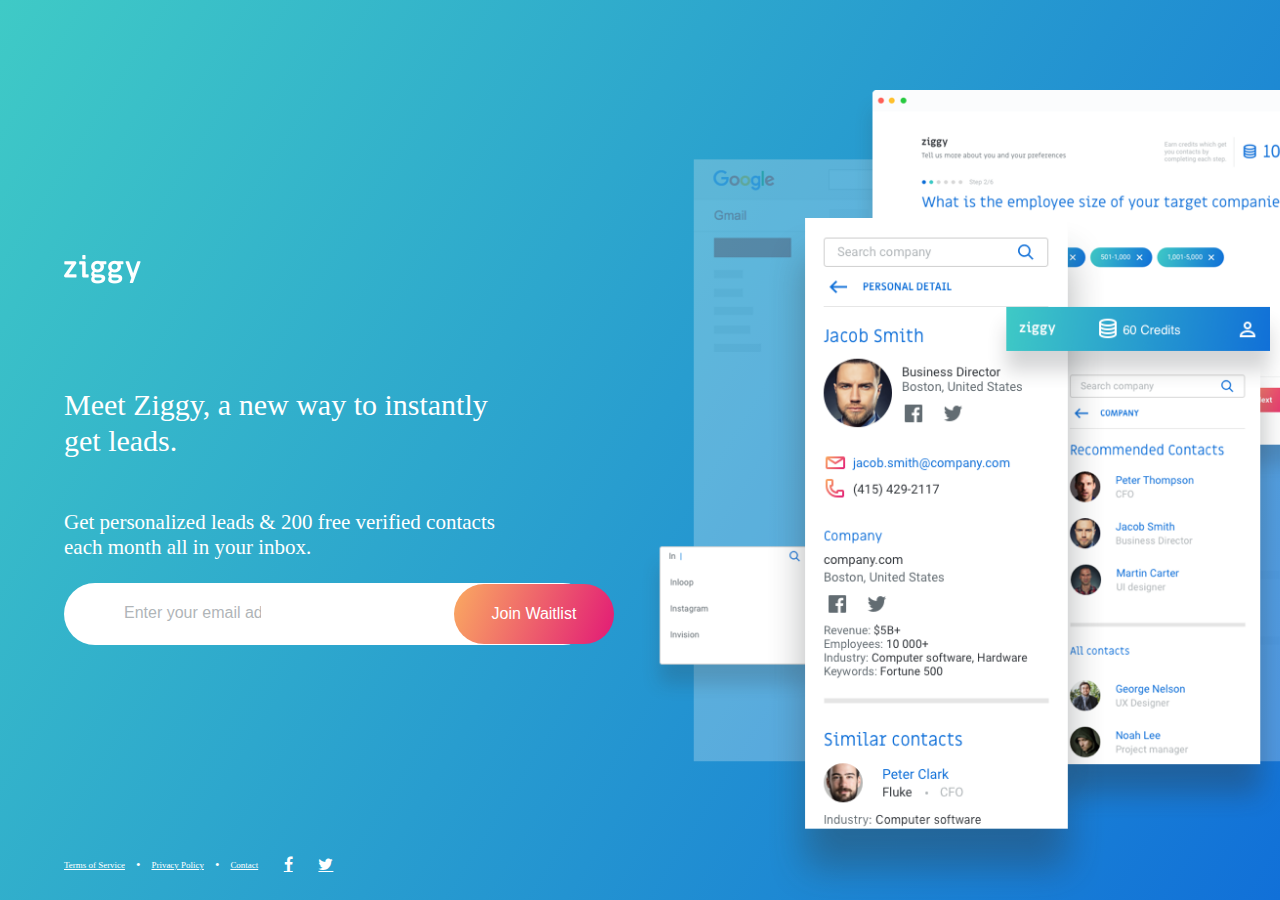
<file: index.html>
<!DOCTYPE html>
<html lang="en">
  <head>
    <!-- Global site tag (gtag.js) - Google Analytics -->
<script async src="https://www.googletagmanager.com/gtag/js?id=UA-102203669-1"></script>
<script>
  window.dataLayer = window.dataLayer || [];
  function gtag(){dataLayer.push(arguments);}
  gtag('js', new Date());

  gtag('config', 'UA-102203669-1');
</script>

    <meta charset="utf-8">
    <meta http-equiv="X-UA-Compatible" content="IE=edge">
    <meta name="viewport" content="width=device-width, initial-scale=1">
    <meta name="description" content="">
    <meta name="author" content="">
    <link rel="stylesheet" href="https://maxcdn.bootstrapcdn.com/bootstrap/4.0.0-beta/css/bootstrap.min.css" integrity="sha384-/Y6pD6FV/Vv2HJnA6t+vslU6fwYXjCFtcEpHbNJ0lyAFsXTsjBbfaDjzALeQsN6M" crossorigin="anonymous">
    <link rel="stylesheet" href="https://cdnjs.cloudflare.com/ajax/libs/font-awesome/4.7.0/css/font-awesome.min.css">
    <meta property="og:title" content="Ziggy" />
    <meta property="og:description" content="Ziggy" />
    <meta property="og:image" content="" />
    <meta property="og:url" content="" />
    <meta property="og:type" content="website" />
    <title>Ziggy | Waitlist</title>
    <link href='https://fonts.googleapis.com/css?family=Lato:400,700' rel='stylesheet' type='text/css'>
    <link href="https://cdnjs.cloudflare.com/ajax/libs/font-awesome/4.7.0/css/font-awesome.min.css" rel="stylesheet">
    <link rel="stylesheet" rel='stylesheet' type="text/css" href="css/app.css">
    <link rel="stylesheet" rel="stylesheet" type="text/css" href="css/resource.css">
    
    <!-- Facebook Pixel Code -->
<script>
    !function(f,b,e,v,n,t,s)
    {if(f.fbq)return;n=f.fbq=function(){n.callMethod?
    n.callMethod.apply(n,arguments):n.queue.push(arguments)};
    if(!f._fbq)f._fbq=n;n.push=n;n.loaded=!0;n.version='2.0';
    n.queue=[];t=b.createElement(e);t.async=!0;
    t.src=v;s=b.getElementsByTagName(e)[0];
    s.parentNode.insertBefore(t,s)}(window, document,'script',
    'https://connect.facebook.net/en_US/fbevents.js');
    fbq('init', '1994594957449276');
    fbq('track', 'PageView');
  fbq('track', 'ViewContent');
  </script>
  <noscript><img height="1" width="1" style="display:none"
    src="https://www.facebook.com/tr?id=1994594957449276&ev=PageView&noscript=1"
  /></noscript>
  <!-- End Facebook Pixel Code -->
    
  </head>
  <body>
    <div class="index-main-container" id="index-page">

          <div class="left-container">
            <div class="mobile-header">
              <img id="mobile-header-screenshot" src="public/assets/group-mobile@2x.png"/>
            </div>

            <div class="logo-container">
              <!-- <img id="logo" src="public/assets/icon@2x.png"> -->
              <img id="logo-image" src="public/assets/logotype@2x.png">
            </div>

            <div class="banner-container">
              <div class="large-banner">
                <p>Meet Ziggy, a new way to instantly get leads.<br /></p>
              </div>
              <div class="secondary-banner">
                <p>Get personalized leads & 200 free verified contacts each month all in your inbox.</p>
              </div>
              <!--
              <div class="small-banner">
                <p>Sign up for a chance to win an iPhone X</p>
              </div> -->
            </div>

            <div class="index-email-registration">
                <form id="email-form" class="email-form" action="" method="post">
                  <input
                    id="email-input"
                    class="email-form-input"
                    placeholder="Enter your email address"
                    type="text"
                    name="email"
                  >
                </form>
                <button
                  form="email-form"
                  id="email-btn"
                  type="submit"
                  class="index-email-btn"
                >Join Waitlist</button>
            </div>

            <!-- <div class="privacy-text">
              <p>Your information will not be shared.<br />We guarantee 100% privacy.</p>
            </div> -->

            <div class="index-footer">
              <div class="copy-right-container">
                <!-- <div class="copy-right-bar">
                  <p>	&copy Ziggy 2017</p>
                </div> -->
              </div>
              <div class="link-container">
                <!-- <a
                  id="about-page"
                  href="about.html"
                >About</a>
                <div class="spacer">&#183;</div> -->
                <a
                  id="terms-of-service-page"
                  href="term-of-service.html"
                >Terms of Service</a>
                <div class="spacer">&#183;</div>
                <a
                  id="private-policy-page"
                  href="private-policy.html"
                >Privacy Policy</a>
                <div class="spacer">&#183;</div>
                <a
                  id="contact-link"
                  href="mailto:support@ziggy.ai"
                >Contact</a>
              </div>

              <div class="social-media-container">
                <div class="social-link">
                  <a
                    id="facebook-social-link"
                    href="https://www.facebook.com/Ziggyai-460783474292269/"
                    target="_blank"
                    class="fa fa-facebook"
                  ></a>
                </div>
                <div class="social-link">
                  <a
                    id="twitter-social-link"
                    href="https://twitter.com/ZiggyAi"
                    target="_blank"
                    class="fa fa-twitter"
                  ></a>
                </div>
              </div>
            </div>
          </div>
          <div class="right-container">
            <img id="index-desktop-screenshot" src="public/assets/newherov3.png">
          </div>
        </div>

        <div id="snackbar"></div>
        <script async>window.jQuery || document.write('<scr' + 'ipt src="https://code.jquery.com/jquery-1.11.0.min.js"><\/sc' + 'ript>')</script>
        <script async>window.$kol_jquery = window.jQuery</script>
        <script src="https://kickoffpages-kickofflabs.netdna-ssl.com/widgets/1.9.6/kol_any_form.js" async></script>
        <script src='https://kickoffpages-kickofflabs.netdna-ssl.com/w/104821/189996.js' async></script>
  </body>
</html>
</file>
<file: css/app.css>
body{
  margin: 0;
  padding: 0;
}

.index-main-container {
  overflow-y: auto;
  -webkit-overflow-scrolling: touch;
  scroll-behavior: smooth;
  /* change min-height to height once picture is added */
  min-height: 100vh;
  position: absolute;
  top: 0;
  bottom: 0;
  width: 100%;
  background-image: linear-gradient(122deg, #3fcac6, #1170d8);
  display: flex;
  justify-content: center;
  align-items: center;
}

@media only screen and (max-width: 440px) {
  .index-main-container {
    width: 100%;
    height: 100%;
    position: relative;
    top: -18px;
  }
}

.left-container {
  padding-left: 10vw;
  position: relative;
  margin-bottom: auto;
  height: 100%;
  width: 45%;
  display: flex;
  justify-content: center;
  align-items: flex-start;
  flex-direction: column;
  z-index: 2;
}

@media only screen and (max-width: 440px) {
  .left-container {
    width: unset;
    align-items: center;
    padding-left: 0;
    align-items: center;
    margin: 0;
  }
}

.mobile-header {
  /* set display to unset once set new mobile page */
  display: none;
  width: 100%;
  max-width: 100%;
}

@media screen and (min-width: 440px) {
  .mobile-header {
    display: none;
  }
}

#mobile-header-screenshot {
  width: 100%;
  height: 100%;
}

.logo-container {
  display: flex;
  margin-bottom: 8vh;
  justify-content: center;
  align-items: center;
}

#logo {
  width: 64px;
  height: 64px;
}

@media screen and (max-width: 440px) {
  #logo {
    display: none;
  }
}

#logo-image {
  width: 76.6px;
  height: 30px;
}

@media screen and (max-width: 440px) {
  #logo-image {
    margin-left: 0;
  }
}

.banner-container {

}

.large-banner {
  width: 446px;
	height: 96px;
	font-family: "Avenir Next";
	font-size: 30px;
	font-weight: 400;
	line-height: 1.2;
	text-align: left;
  margin-bottom: 3vh;
}
.large-banner p {
  color: white;
}

@media only screen and (max-width: 440px) {
  .large-banner {
    width: 100%;
    font-size: 26px;
    text-align: center;
    margin-bottom: .1vh;
  }
}



.secondary-banner {
  width: 470px;
  height: 50px;
  font-family: "Avenir Next";
  font-size: 21px;
  line-height: 1.19;
  text-align: left;
  margin-bottom: 2.5vh;

}

.secondary-banner p {
  color: #ffffff;
}

@media only screen and (max-width: 440px) {
  .secondary-banner {
    width: 100%;
    font-size: 15px;
    text-align: center;
    margin-bottom: 4vh;

  }
}

.small-banner {
	width: 290px;
	height: 28px;
  font-family: "Avenir Next";
	font-size: 16px;
	font-weight: 500;
	line-height: 1.75;
	text-align: left;
	color: rgba(0, 0, 0, 0.5);
}


@media only screen and (max-width: 440px) {
  .small-banner {
    width: 100%;
    text-align: center;
  }
  .small-banner p {
    color: #141314;
  }
}

.index-email-registration {
  /* margin:0; */
  display: flex;
  align-items: center;
  justify-content: center;
  /* padding: 0; */
}

@media screen and (max-width: 440px) {
  .index-email-registration {
    flex-direction: column;
    width: 100%;
  }
}

.email-form-input {
  width: 468px;
  height: 59.9px;
  border-radius: 100px;
  border: none;
  background-color: #ffffff;
  padding-left: 60px;
}

.email-form-input::placeholder {
  font-weight: 400;
  font-size: 16px;
  width: 137px;
  height: 19px;
  opacity: 0.5;
  text-align: left;
  color: #636c72;
}

@media screen and (max-width: 440px) {
  .email-form {
    width: 100%;
    display: flex;
    justify-content: center;
    align-items: center;
    margin-left: 0;
  }

  .email-form-input {
    width: 90%;
    height: 45px;
    text-align: center;
    padding-left: unset;
  }

  .email-form-input::placeholder {
    text-align: center;
    padding-left: unset;
  }

}

.index-email-btn {
  position: relative;
  right: 140px;
  width: 160px;
  height: 60px;
  border-radius: 100px;
  background-image: linear-gradient(111deg, #faaa61, #e21a76);
  border: none;
  color: #ffffff;
  font-size: 16px;
  font-weight: 400;
}

.index-email-btn:hover {
  background-image: linear-gradient(111deg, #FB9538, #EE0871);
}

@media screen and (max-width: 440px) {
  .index-email-btn {
    margin-top: 4vw;
    position: unset;
    right: unset;
    height: 45px;
    width: 90%;
    margin-left: 0;
    margin-bottom: 4vh;
  }
}

.privacy-text {
  width: 250px;
	font-family: "Avenir Next";
  height: 28px;
  font-family: Roboto;
  font-size: 12px;
  text-align: left;
  margin-top: 2.5vh;
}

.privacy-text p {
  color: rgba(255, 255, 255, 0.5);
}

@media screen and (max-width: 440px) {
  .privacy-text {
    font-size: 14px;
    text-align: center;
    width: 100%;
    margin-top: 3vh;
    margin-bottom: 6vh;
  }
}

.index-footer {
  position: absolute;
  display: flex;
  justify-content: center;
  align-items: center;
  bottom: 20px;
}

.index-footer a, p{
	color: white;
}

@media screen and (max-width: 440px) {
  .index-footer {
    width: 100%;
    position: relative;
    flex-direction: column;
    bottom: 0;
  }
}

.copy-right-bar {
  font-size: .7vw;
  font-weight: 300;
}


.link-container {
  display: flex;
  justify-content: center;
  align-items: center;
  font-size: .7vw;
  font-weight: 300;
}

.spacer {
  font-size: 2vw;
  color: white;
  margin-left: .7vw;
  margin-right: .7vw;
}

@media screen and (max-width: 440px) {
  .link-container {
    order: 2;
    font-size: 12px;
    margin-bottom: 3vh;
  }

  .spacer {
    margin-left: 2vw;
    margin-right: 2vw;
  }
}

.social-media-container {
  display: flex;
  margin-left: 1vw;
  margin-right: 1vw;
}

@media screen and (max-width: 440px) {
  .social-media-container {
    order: 1;
    margin-bottom: 2vw;
  }
}

.social-link {
  margin-left: 1vw;
  margin-right: 1vw;
}

@media screen and (max-width: 440px) {
  .social-link {
    margin-left: 3vw;
    margin-right: 3vw;
  }
}

.right-container {
  z-index: 1;
  height: 100%;
  width: 55%;
}

#index-desktop-screenshot {
  width: auto;
  height: 90%;
  position: relative;
  top: 10%;
}

@media screen and (max-width: 440px) {
  .right-container {
    display: none;
  }
}
</file>
<file: css/resource.css>
.resource-page-container {
  width: 100%;
  top: 0;
  left: 0;
  right: 0;
  bottom: 0;
  position: fixed;
  background-image: linear-gradient(to bottom,  #4ef0d5, #23c8e7, #03a9f4);
}

.resource-content-container {
padding-left: 10%;
padding-right: 10%;
padding-bottom: 10%;
font-family: Lato;
background-image: linear-gradient(to top, #f4f4f4, #ffffff, #ffffff);
color: black;
overflow-y: auto;
-webkit-overflow-scrolling: touch;
scroll-behavior: smooth;
position: relative;
/* height: calc(100% - 45px); */
/* min-width: 100vw;
min-height: 100vh; */
/* display: flex; */
/* justify-content: center; */
/* align-items: center; */
/* flex-direction: column; */
top: 2.5vh;
left: 1.5%;
right: 1.5%;
width: 77.3%;
min-height: 95vh;
height: 95vh;
}

.resource-content-container p {
font-size: 15px;
line-height: 35px;
}

.resource-content-container h1 {
font-weight: 600;
font-size: 30px;
margin-bottom: 25px;
}

.resource-content-container h3 {
font-weight: 600;
font-size: 25px;
margin-top: 45px;
margin-bottom: 25px;
}

.resource-content-container h4 {
font-weight: 600;
font-size: 20px;
margin-top: 35px;
margin-bottom: 15px
}

.resource-logo img {
position: relative;
margin-top: 40px;
left: -40px;
width: 400px;
height: 150px;
}

@media only screen and (max-width: 450px) {
.resource-logo img {
  /* position: relative;
  margin-top: 40px; */
  left: -20px;
  width: 200px;
  height: 75px;
}
}

.resource-content {
}
</file>
